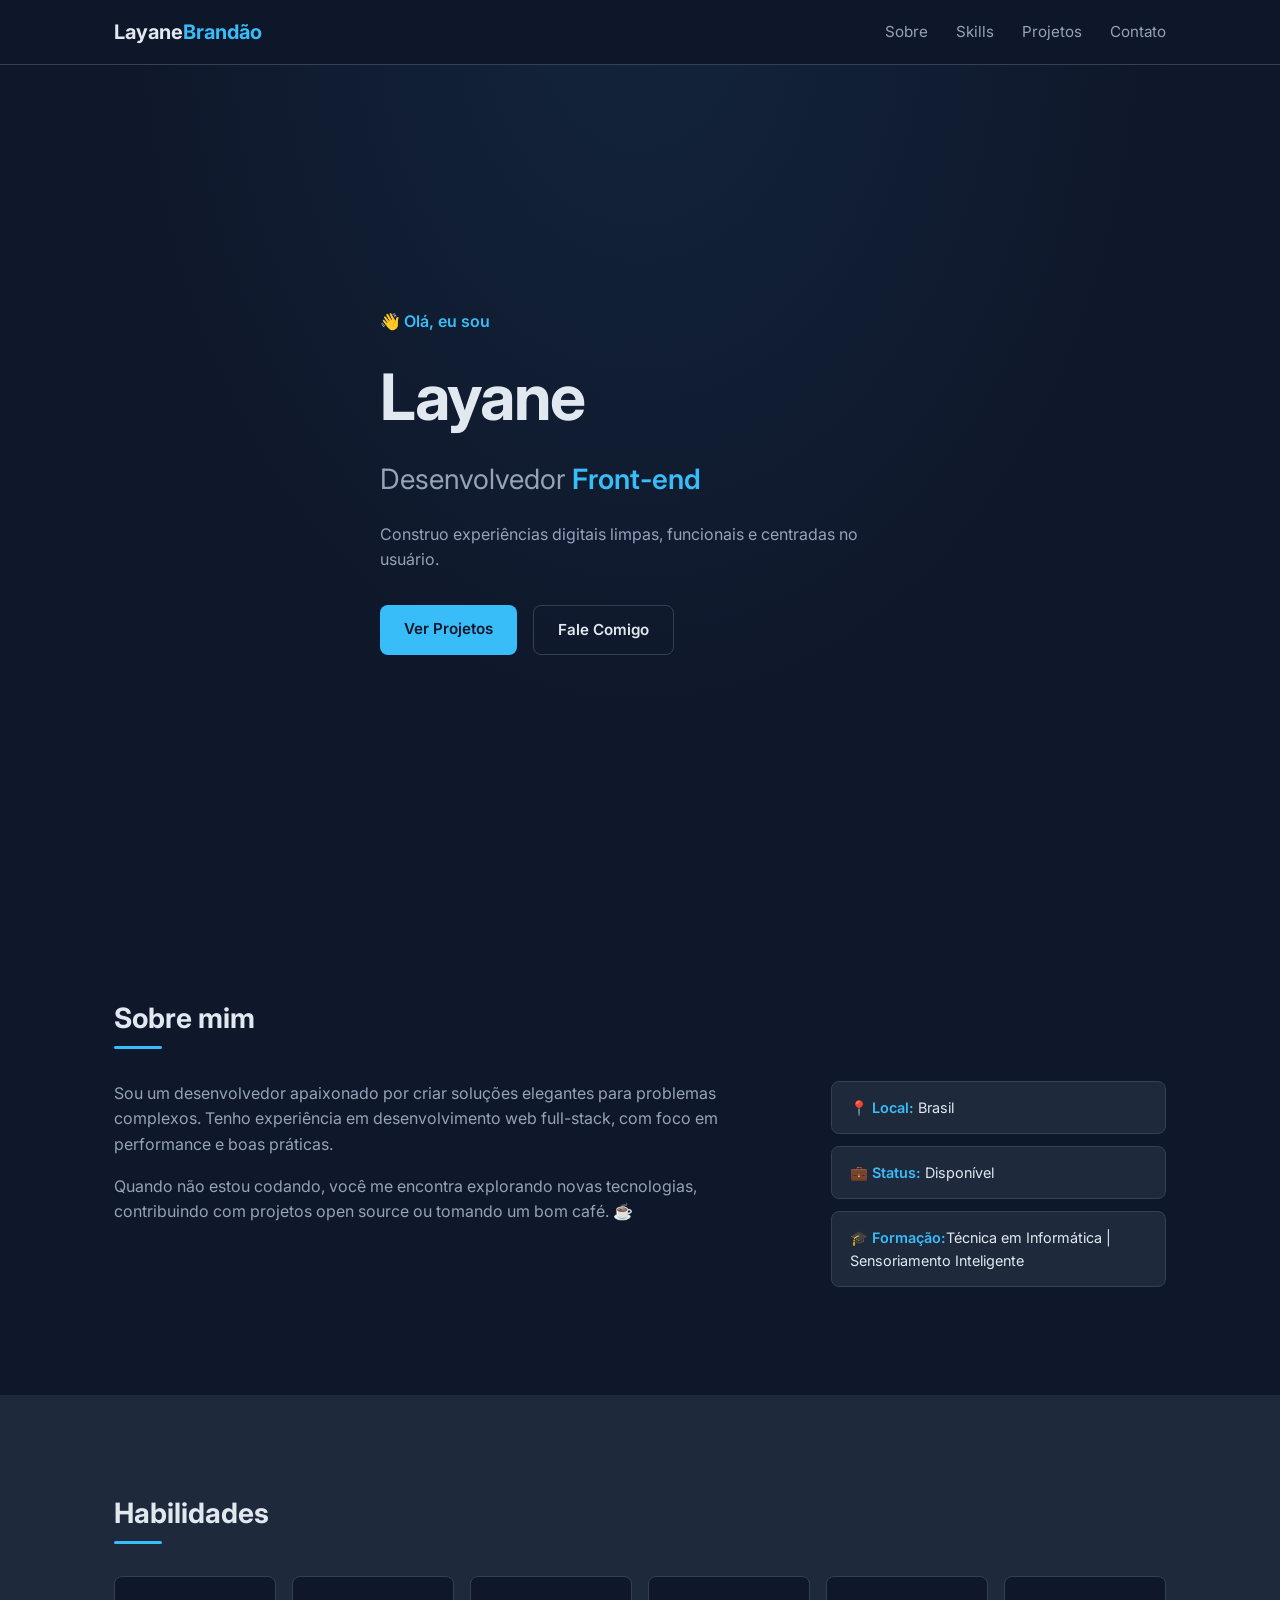
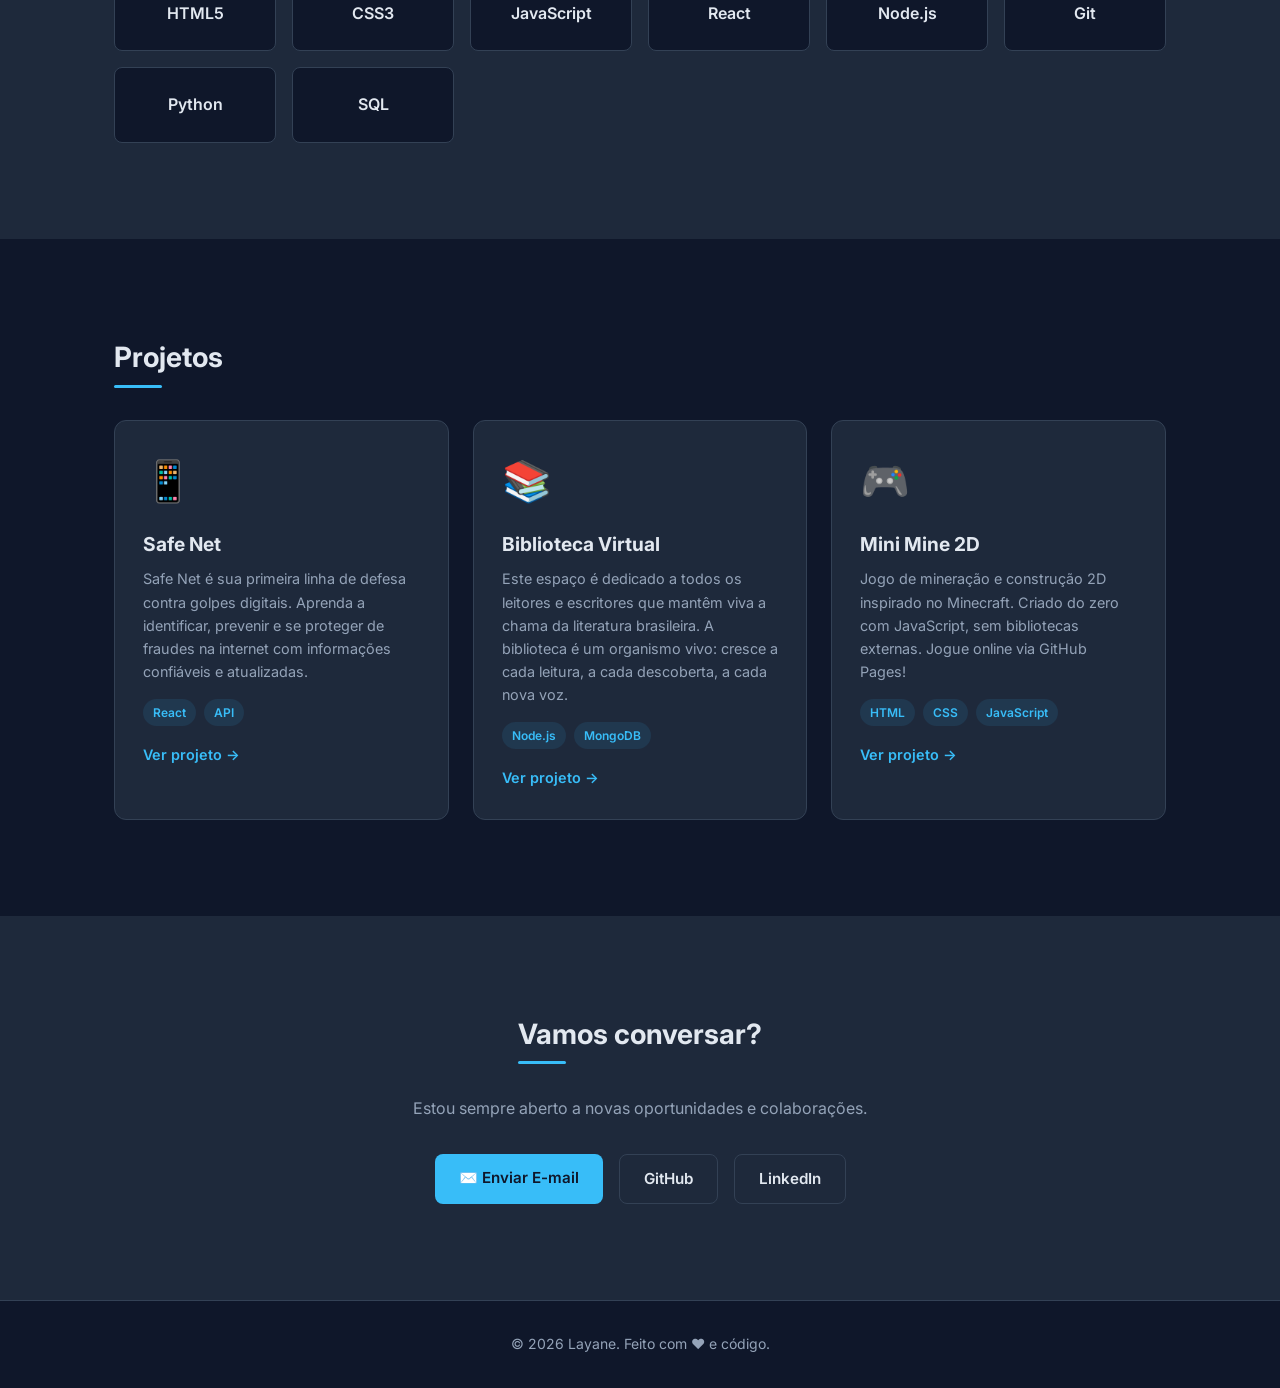
<file: index.html>
<!DOCTYPE html>
<html lang="pt-BR">
<head>
  <meta charset="UTF-8">
  <meta name="viewport" content="width=device-width, initial-scale=1.0">
  <title>Layane Santos  | Desenvolvedor</title>
  <meta name="description" content="Portfólio pessoal de Seu Nome - Desenvolvedor Web">
  <link rel="stylesheet" href="style.css">
  <link rel="preconnect" href="https://fonts.googleapis.com">
  <link href="https://fonts.googleapis.com/css2?family=Inter:wght@300;400;600;700&display=swap" rel="stylesheet">
</head>
<body>
  <!-- NAVBAR -->
  <nav class="navbar">
    <div class="container nav-inner">
      <a href="#" class="logo">Layane<span>Brandão</span></a>
      <button class="menu-toggle" aria-label="Menu">☰</button>
      <ul class="nav-links">
        <li><a href="#sobre">Sobre</a></li>
        <li><a href="#skills">Skills</a></li>
        <li><a href="#projetos">Projetos</a></li>
        <li><a href="#contato">Contato</a></li>
      </ul>
    </div>
  </nav>

  <!-- HERO -->
  <header class="hero">
    <div class="container">
      <p class="hero-tag">👋 Olá, eu sou</p>
      <h1>Layane</h1>
      <h2>Desenvolvedor <span class="typed"></span></h2>
      <p class="hero-desc">
        Construo experiências digitais limpas, funcionais e centradas no usuário.
      </p>
      <div class="hero-btns">
        <a href="#projetos" class="btn btn-primary">Ver Projetos</a>
        <a href="#contato" class="btn btn-outline">Fale Comigo</a>
      </div>
    </div>
  </header>

  <!-- SOBRE -->
  <section id="sobre" class="section">
    <div class="container">
      <h3 class="section-title">Sobre mim</h3>
      <div class="sobre-grid">
        <div class="sobre-text">
          <p>
            Sou um desenvolvedor apaixonado por criar soluções elegantes para problemas complexos.
            Tenho experiência em desenvolvimento web full-stack, com foco em performance e boas práticas.
          </p>
          <p>
            Quando não estou codando, você me encontra explorando novas tecnologias, contribuindo
            com projetos open source ou tomando um bom café. ☕
          </p>
        </div>
        <div class="sobre-info">
          <div class="info-item"><span>📍 Local:</span> Brasil</div>
          <div class="info-item"><span>💼 Status:</span> Disponível </div>
          <div class="info-item"><span>🎓 Formação:</span>Técnica em Informática | Sensoriamento Inteligente </div>
        </div>
      </div>
    </div>
  </section>

  <!-- SKILLS -->
  <section id="skills" class="section section-alt">
    <div class="container">
      <h3 class="section-title">Habilidades</h3>
      <div class="skills-grid">
        <div class="skill-card"><span>HTML5</span></div>
        <div class="skill-card"><span>CSS3</span></div>
        <div class="skill-card"><span>JavaScript</span></div>
        <div class="skill-card"><span>React</span></div>
        <div class="skill-card"><span>Node.js</span></div>
        <div class="skill-card"><span>Git</span></div>
        <div class="skill-card"><span>Python</span></div>
        <div class="skill-card"><span>SQL</span></div>
      </div>
    </div>
  </section>

  <!-- PROJETOS -->
  <section id="projetos" class="section">
    <div class="container">
      <h3 class="section-title">Projetos</h3>
      <div class="projetos-grid">
        <article class="projeto-card">
          <div class="projeto-img">📱</div>
          <h4>Safe Net</h4>
          <p>Safe Net é sua primeira linha de defesa contra golpes digitais. Aprenda a identificar, prevenir e se proteger de fraudes na internet com informações confiáveis e atualizadas.</p>
          <div class="tags"><span>React</span><span>API</span></div>
          <a href="https://joaomario793.github.io/SAFENET./" class="projeto-link">Ver projeto →</a>
        </article>
        
        <article class="projeto-card">
          <div class="projeto-img">📚</div>
          <h4>Biblioteca Virtual</h4>
          <p>Este espaço é dedicado a todos os leitores e escritores que mantêm viva a chama da literatura brasileira. A biblioteca é um organismo vivo: cresce a cada leitura, a cada descoberta, a cada nova voz.</p>
          <div class="tags"><span>Node.js</span><span>MongoDB</span></div>
          <a href="https://layaneproff2020-create.github.io/biblioteca-virtual/" target="_blank" class="projeto-link">Ver projeto →</a>
        </article>
        
        <!-- PROJETO TRÊS ATUALIZADO -->
        <article class="projeto-card">
          <div class="projeto-img">🎮</div>
          <h4>Mini Mine 2D</h4>
          <p>Jogo de mineração e construção 2D inspirado no Minecraft. Criado do zero com JavaScript, sem bibliotecas externas. Jogue online via GitHub Pages!</p>
          <div class="tags"><span>HTML</span><span>CSS</span><span>JavaScript</span></div>
          <a href="https://layaneproff2020-create.github.io/mini-mine-2d/" target="_blank" class="projeto-link">Ver projeto →</a>
        </article>
      </div>
    </div>
  </section>

  <!-- CONTATO -->
  <section id="contato" class="section section-alt">
    <div class="container contato-inner">
      <h3 class="section-title">Vamos conversar?</h3>
      <p>Estou sempre aberto a novas oportunidades e colaborações.</p>
      <div class="contato-links">
        <a href="mailto:seuemail@exemplo.com" class="btn btn-primary">✉️ Enviar E-mail</a>
        <a href="https://github.com/seu-usuario" target="_blank" class="btn btn-outline">GitHub</a>
        <a href="https://linkedin.com/in/seu-usuario" target="_blank" class="btn btn-outline">LinkedIn</a>
      </div>
    </div>
  </section>

  <footer>
    <div class="container">
      <p>© <span id="ano"></span> Layane. Feito com ❤️ e código.</p>
    </div>
  </footer>

  <script src="script.js"></script>
</body>
</html>
</file>
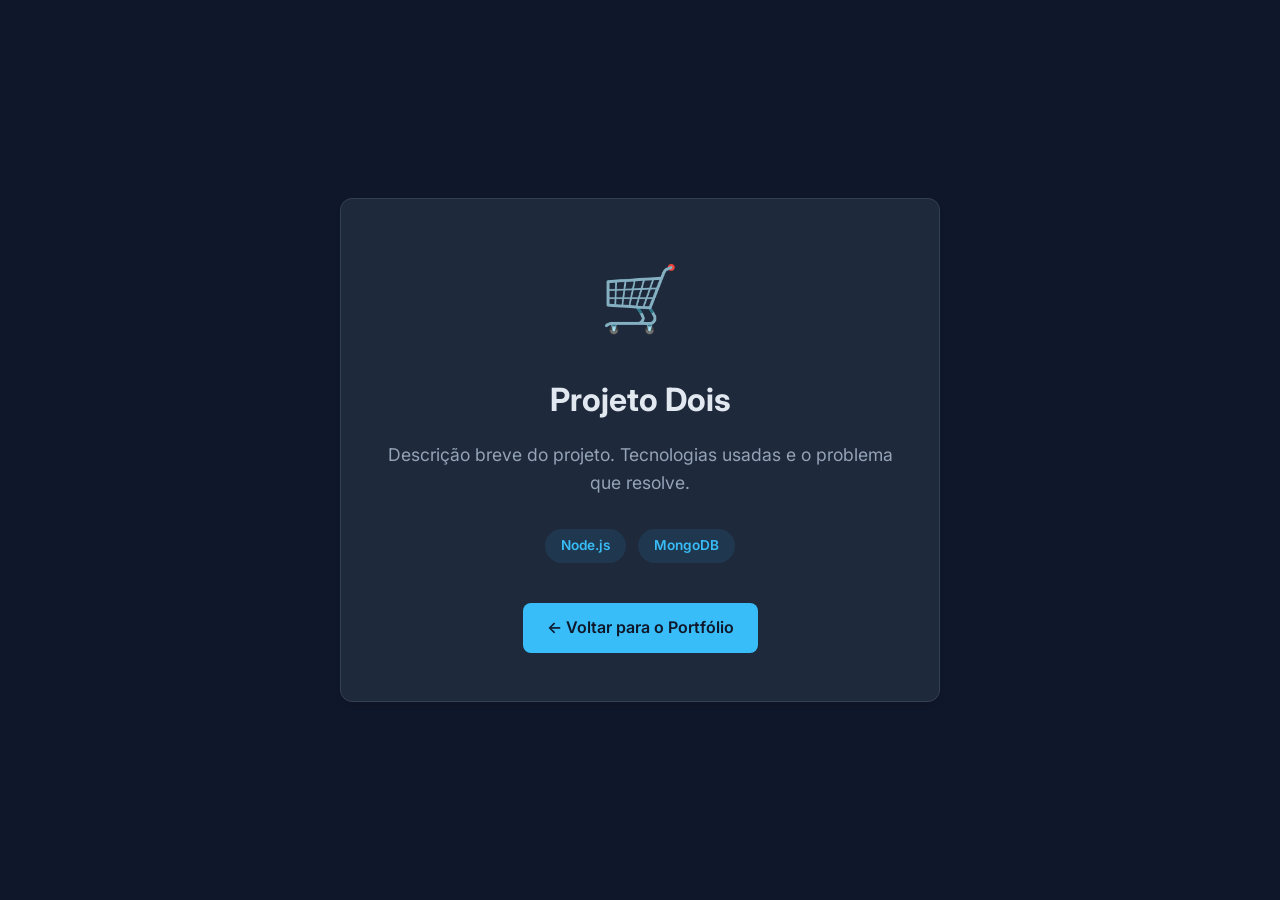
<file: projeto-dois.html>
<!DOCTYPE html>
<html lang="pt-BR">
<head>
  <meta charset="UTF-8">
  <meta name="viewport" content="width=device-width, initial-scale=1.0">
  <title>Projeto Dois | Layane Santos</title>
  <link rel="preconnect" href="https://fonts.googleapis.com">
  <link href="https://fonts.googleapis.com/css2?family=Inter:wght@300;400;600;700&display=swap" rel="stylesheet">
  <style>
    :root {
      --bg: #0f172a;
      --bg-alt: #1e293b;
      --text: #e2e8f0;
      --text-muted: #94a3b8;
      --accent: #38bdf8;
      --accent-dark: #0ea5e9;
      --border: #334155;
    }

    * { margin: 0; padding: 0; box-sizing: border-box; }

    body {
      font-family: 'Inter', sans-serif;
      background: var(--bg);
      color: var(--text);
      line-height: 1.6;
      display: flex;
      align-items: center;
      justify-content: center;
      min-height: 100vh;
      padding: 24px;
    }

    .container {
      max-width: 600px;
      width: 100%;
      text-align: center;
    }

    .projeto-card {
      background: var(--bg-alt);
      border: 1px solid var(--border);
      border-radius: 12px;
      padding: 48px 32px;
      transition: all 0.3s;
      box-shadow: 0 4px 6px -1px rgba(0, 0, 0, 0.1);
    }

    .projeto-card:hover {
      border-color: var(--accent);
      transform: translateY(-4px);
    }

    .projeto-img {
      font-size: 4rem;
      margin-bottom: 24px;
    }

    h2 {
      font-size: 2rem;
      margin-bottom: 16px;
      color: var(--text);
    }

    p {
      color: var(--text-muted);
      font-size: 1.1rem;
      margin-bottom: 32px;
    }

    .tags {
      display: flex;
      gap: 12px;
      justify-content: center;
      flex-wrap: wrap;
      margin-bottom: 40px;
    }

    .tags span {
      font-size: 0.85rem;
      background: rgba(56, 189, 248, 0.1);
      color: var(--accent);
      padding: 6px 16px;
      border-radius: 20px;
      font-weight: 600;
    }

    .btn-voltar {
      display: inline-block;
      padding: 12px 24px;
      border-radius: 8px;
      font-weight: 600;
      font-size: 1rem;
      text-decoration: none;
      transition: all 0.2s;
      background: var(--accent);
      color: #0f172a;
    }

    .btn-voltar:hover {
      background: var(--accent-dark);
      transform: translateY(-2px);
    }
  </style>
</head>
<body>

  <div class="container">
    <div class="projeto-card">
      <div class="projeto-img">🛒</div>
      <h2>Projeto Dois</h2>
      <p>Descrição breve do projeto. Tecnologias usadas e o problema que resolve.</p>
      
      <div class="tags">
        <span>Node.js</span>
        <span>MongoDB</span>
      </div>

      <!-- O link abaixo volta para a página principal do seu site -->
      <a href="index.html" class="btn-voltar">← Voltar para o Portfólio</a>
    </div>
  </div>

</body>
</html>
</file>
<file: style.css>
:root {
  --bg: #0f172a;
  --bg-alt: #1e293b;
  --text: #e2e8f0;
  --text-muted: #94a3b8;
  --accent: #38bdf8;
  --accent-dark: #0ea5e9;
  --border: #334155;
}

* { margin: 0; padding: 0; box-sizing: border-box; }

html { scroll-behavior: smooth; }

body {
  font-family: 'Inter', sans-serif;
  background: var(--bg);
  color: var(--text);
  line-height: 1.6;
}

.container {
  max-width: 1100px;
  margin: 0 auto;
  padding: 0 24px;
}

/* NAVBAR */
.navbar {
  position: fixed;
  top: 0; left: 0; right: 0;
  background: rgba(15, 23, 42, 0.9);
  backdrop-filter: blur(10px);
  border-bottom: 1px solid var(--border);
  z-index: 100;
}
.nav-inner {
  display: flex;
  justify-content: space-between;
  align-items: center;
  height: 64px;
}
.logo {
  font-weight: 700;
  font-size: 1.25rem;
  color: var(--text);
  text-decoration: none;
}
.logo span { color: var(--accent); }
.nav-links {
  display: flex;
  gap: 28px;
  list-style: none;
}
.nav-links a {
  color: var(--text-muted);
  text-decoration: none;
  font-size: 0.95rem;
  transition: color 0.2s;
}
.nav-links a:hover { color: var(--accent); }
.menu-toggle {
  display: none;
  background: none;
  border: none;
  color: var(--text);
  font-size: 1.5rem;
  cursor: pointer;
}

/* HERO */
.hero {
  min-height: 100vh;
  display: flex;
  align-items: center;
  padding-top: 64px;
  background: radial-gradient(ellipse at top, rgba(56, 189, 248, 0.08), transparent 60%);
}
.hero-tag { color: var(--accent); font-weight: 600; margin-bottom: 12px; }
.hero h1 {
  font-size: clamp(2.5rem, 6vw, 4rem);
  font-weight: 700;
  letter-spacing: -0.02em;
  margin-bottom: 8px;
}
.hero h2 {
  font-size: clamp(1.25rem, 3vw, 1.75rem);
  font-weight: 400;
  color: var(--text-muted);
  margin-bottom: 20px;
}
.typed { color: var(--accent); font-weight: 600; }
.hero-desc {
  max-width: 520px;
  color: var(--text-muted);
  margin-bottom: 32px;
}
.hero-btns { display: flex; gap: 16px; flex-wrap: wrap; }

/* BOTÕES */
.btn {
  display: inline-block;
  padding: 12px 24px;
  border-radius: 8px;
  font-weight: 600;
  font-size: 0.95rem;
  text-decoration: none;
  transition: all 0.2s;
  cursor: pointer;
}
.btn-primary {
  background: var(--accent);
  color: #0f172a;
}
.btn-primary:hover { background: var(--accent-dark); transform: translateY(-2px); }
.btn-outline {
  border: 1px solid var(--border);
  color: var(--text);
}
.btn-outline:hover { border-color: var(--accent); color: var(--accent); }

/* SEÇÕES */
.section { padding: 96px 0; }
.section-alt { background: var(--bg-alt); }
.section-title {
  font-size: 1.75rem;
  font-weight: 700;
  margin-bottom: 40px;
  position: relative;
  display: inline-block;
}
.section-title::after {
  content: '';
  position: absolute;
  bottom: -8px; left: 0;
  width: 48px; height: 3px;
  background: var(--accent);
  border-radius: 2px;
}

/* SOBRE */
.sobre-grid {
  display: grid;
  grid-template-columns: 2fr 1fr;
  gap: 48px;
  align-items: start;
}
.sobre-text p { color: var(--text-muted); margin-bottom: 16px; }
.info-item {
  background: var(--bg-alt);
  border: 1px solid var(--border);
  border-radius: 8px;
  padding: 14px 18px;
  margin-bottom: 12px;
  font-size: 0.9rem;
}
.info-item span { color: var(--accent); font-weight: 600; }

/* SKILLS */
.skills-grid {
  display: grid;
  grid-template-columns: repeat(auto-fill, minmax(140px, 1fr));
  gap: 16px;
}
.skill-card {
  background: var(--bg);
  border: 1px solid var(--border);
  border-radius: 8px;
  padding: 24px;
  text-align: center;
  font-weight: 600;
  transition: all 0.2s;
}
.skill-card:hover {
  border-color: var(--accent);
  transform: translateY(-4px);
}

/* PROJETOS */
.projetos-grid {
  display: grid;
  grid-template-columns: repeat(auto-fit, minmax(280px, 1fr));
  gap: 24px;
}
.projeto-card {
  background: var(--bg-alt);
  border: 1px solid var(--border);
  border-radius: 12px;
  padding: 28px;
  transition: all 0.3s;
}
.projeto-card:hover {
  border-color: var(--accent);
  transform: translateY(-6px);
}
.projeto-img {
  font-size: 2.5rem;
  margin-bottom: 16px;
}
.projeto-card h4 { font-size: 1.2rem; margin-bottom: 8px; }
.projeto-card p { color: var(--text-muted); font-size: 0.9rem; margin-bottom: 16px; }
.tags { display: flex; gap: 8px; flex-wrap: wrap; margin-bottom: 16px; }
.tags span {
  font-size: 0.75rem;
  background: rgba(56, 189, 248, 0.1);
  color: var(--accent);
  padding: 4px 10px;
  border-radius: 20px;
  font-weight: 600;
}
.projeto-link {
  color: var(--accent);
  text-decoration: none;
  font-size: 0.9rem;
  font-weight: 600;
}
.projeto-link:hover { text-decoration: underline; }

/* CONTATO */
.contato-inner { text-align: center; }
.contato-inner p { color: var(--text-muted); margin-bottom: 32px; }
.contato-links { display: flex; gap: 16px; justify-content: center; flex-wrap: wrap; }

/* FOOTER */
footer {
  border-top: 1px solid var(--border);
  padding: 32px 0;
  text-align: center;
  color: var(--text-muted);
  font-size: 0.875rem;
}

/* RESPONSIVO */
@media (max-width: 768px) {
  .menu-toggle { display: block; }
  .nav-links {
    position: absolute;
    top: 64px; left: 0; right: 0;
    background: var(--bg);
    border-bottom: 1px solid var(--border);
    flex-direction: column;
    padding: 20px 24px;
    gap: 16px;
    display: none;
  }
  .nav-links.open { display: flex; }
  .sobre-grid { grid-template-columns: 1fr; }
  .section { padding: 64px 0; }
}
</file>
